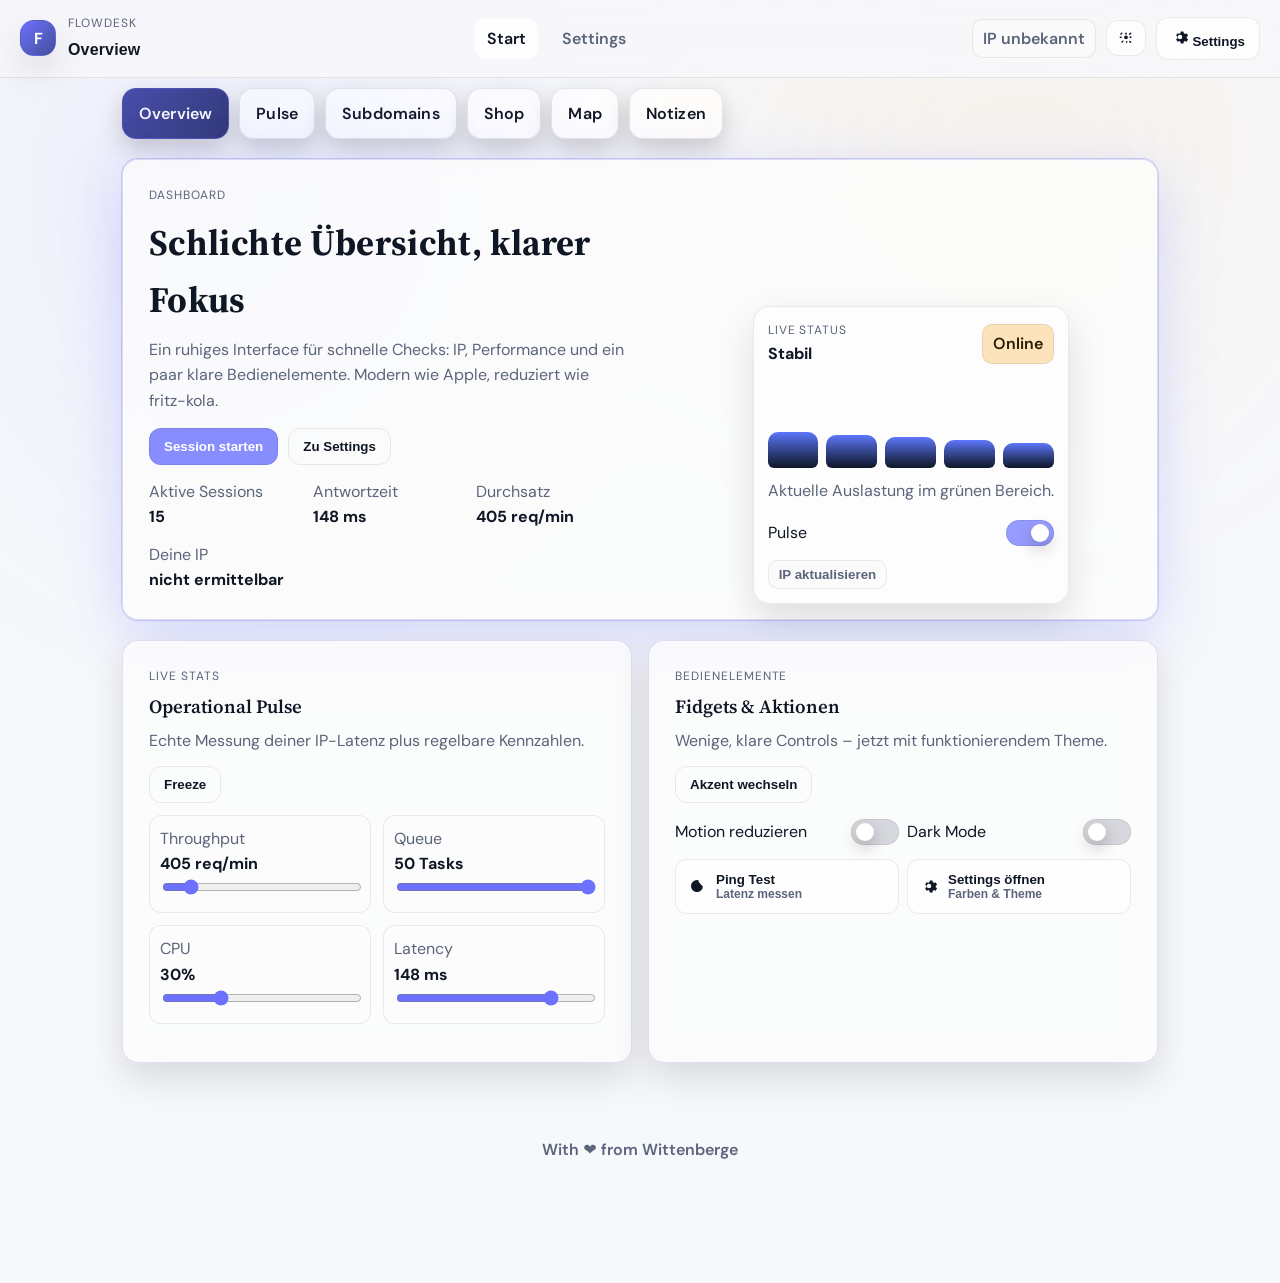
<file: index.html>
<!DOCTYPE html>
<html lang="de">
  <head>
    <meta charset="UTF-8" />
    <meta name="viewport" content="width=device-width, initial-scale=1.0" />
    <title>Flowdesk – Übersicht</title>
    <link rel="preconnect" href="https://fonts.googleapis.com" />
    <link rel="preconnect" href="https://fonts.gstatic.com" crossorigin />
    <link
      href="https://fonts.googleapis.com/css2?family=DM+Sans:wght@400;500;600;700&family=Source+Serif+4:wght@600&display=swap"
      rel="stylesheet"
    />
    <link rel="stylesheet" href="styles.css" />
  </head>
  <body>
    <div class="background-glow"></div>
    <header class="topbar classic">
      <div class="brand classic">
        <div class="brand-icon">F</div>
        <div>
          <p class="eyebrow">Flowdesk</p>
          <strong class="brand-title">Overview</strong>
        </div>
      </div>
      <nav class="nav-links">
        <a class="active" href="./index.html">Start</a>
        <a href="https://christhscrde-blip.github.io/symmetrical-bassoon/settings">Settings</a>
      </nav>
      <div class="top-actions">
        <span class="chip subtle" id="ip-chip">IP wird geladen …</span>
        <button class="icon-btn" id="theme-toggle" aria-label="Theme wechseln">
          <svg class="icon-svg sun" viewBox="0 0 24 24" aria-hidden="true">
            <path
              d="M12 4.5a1 1 0 0 1 1 1v1.05a1 1 0 1 1-2 0V5.5a1 1 0 0 1 1-1Zm0 9a2.5 2.5 0 1 0 0-5 2.5 2.5 0 0 0 0 5Zm7.5-2.5a1 1 0 0 1-1 1h-1.05a1 1 0 1 1 0-2H18.5a1 1 0 0 1 1 1Zm-6.5 8a1 1 0 0 1-1-1v-1.05a1 1 0 1 1 2 0V17a1 1 0 0 1-1 1Zm-6.5-8a1 1 0 0 1-1 1H4.45a1 1 0 1 1 0-2H5.5a1 1 0 0 1 1 1Zm9.9-4.95 1.05-1.05a1 1 0 1 1 1.4 1.42l-1.04 1.03a1 1 0 1 1-1.41-1.4Zm2.45 10.9a1 1 0 0 1-1.4 1.41l-1.05-1.05a1 1 0 0 1 1.41-1.4l1.04 1.04ZM6.05 7.37a1 1 0 1 1-1.4-1.41l1.04-1.04a1 1 0 0 1 1.41 1.4L6.05 7.37Zm0 9.26 1.05-1.05a1 1 0 0 1 1.41 1.41l-1.04 1.04a1 1 0 1 1-1.42-1.4Z"
            />
          </svg>
          <svg class="icon-svg moon" viewBox="0 0 24 24" aria-hidden="true">
            <path d="M20 14.5A8.5 8.5 0 0 1 9.5 4 7.5 7.5 0 1 0 20 14.5Z" />
          </svg>
        </button>
        <button class="primary ghost" id="quick-settings">
          <svg class="icon-svg" viewBox="0 0 24 24" aria-hidden="true">
            <path
              d="M12 9a3 3 0 1 1 0 6 3 3 0 0 1 0-6Zm9 3.75a7.8 7.8 0 0 0-.06-.98l1.53-1.2a.5.5 0 0 0 .12-.63l-1.45-2.5a.5.5 0 0 0-.6-.22l-1.8.73a7.8 7.8 0 0 0-1.7-.98l-.27-1.9a.5.5 0 0 0-.5-.42h-2.9a.5.5 0 0 0-.5.42l-.27 1.9c-.6.23-1.17.54-1.7.9l-1.8-.76a.5.5 0 0 0-.6.22l-1.45 2.5a.5.5 0 0 0 .12.63l1.53 1.2a7.8 7.8 0 0 0 0 1.96l-1.53 1.2a.5.5 0 0 0-.12.63l1.45 2.5a.5.5 0 0 0 .6.22l1.8-.76c.53.36 1.1.67 1.7.9l.27 1.9a.5.5 0 0 0 .5.42h2.9a.5.5 0 0 0 .5-.42l.27-1.9c.6-.23 1.17-.54 1.7-.9l1.8.76a.5.5 0 0 0 .6-.22l1.45-2.5a.5.5 0 0 0-.12-.63l-1.53-1.2c.04-.32.06-.65.06-.98Z"
            />
          </svg>
          Settings
        </button>
      </div>
    </header>

    <nav class="pill-nav" role="tablist">
      <a class="pill active" href="./index.html">Overview</a>
      <a class="pill" href="./pulse.html">Pulse</a>
      <a class="pill" href="./subdomains.html">Subdomains</a>
      <a class="pill" href="./shop.html">Shop</a>
      <a class="pill" href="./map.html">Map</a>
      <a class="pill" href="./notes.html">Notizen</a>
    </nav>

    <main class="layout">
      <section id="overview" class="hero card classic slide-in">
        <div>
          <p class="eyebrow">Dashboard</p>
          <h1>Schlichte Übersicht, klarer Fokus</h1>
          <p class="muted">
            Ein ruhiges Interface für schnelle Checks: IP, Performance und ein paar klare
            Bedienelemente. Modern wie Apple, reduziert wie fritz-kola.
          </p>
          <div class="hero-actions">
            <button class="primary" id="cta-start">Session starten</button>
            <button class="ghost" id="cta-settings">Zu Settings</button>
          </div>
          <div class="mini-metrics">
            <div>
              <p class="muted">Aktive Sessions</p>
              <strong id="session-counter">14</strong>
            </div>
            <div>
              <p class="muted">Antwortzeit</p>
              <strong id="latency">42 ms</strong>
            </div>
            <div>
              <p class="muted">Durchsatz</p>
              <strong id="throughput">1.2k req/min</strong>
            </div>
            <div>
              <p class="muted">Deine IP</p>
              <strong id="ip-text">–</strong>
            </div>
          </div>
        </div>
        <div class="hero-visual classic-pane">
          <div class="glass-panel classic">
            <div class="panel-heading">
              <div>
                <p class="eyebrow">Live Status</p>
                <strong id="status-label">Stabil</strong>
              </div>
              <span class="chip status" id="status-chip">Online</span>
            </div>
            <div class="graph tight" id="sparkline">
              <div class="bar"></div>
              <div class="bar"></div>
              <div class="bar"></div>
              <div class="bar"></div>
              <div class="bar"></div>
            </div>
            <p class="muted" id="subdomain-note">Aktuelle Auslastung im grünen Bereich.</p>
            <div class="fidget-row">
              <label class="switch-row">
                <span>Pulse</span>
                <label class="switch">
                  <input type="checkbox" id="pulse-toggle" />
                  <span class="slider"></span>
                </label>
              </label>
              <button class="chip subtle" id="refresh-ip">IP aktualisieren</button>
            </div>
          </div>
        </div>
      </section>

      <section id="pulse" class="grid two-col">
        <article class="card classic slide-in">
          <div class="section-header">
            <div>
              <p class="eyebrow">Live Stats</p>
              <h3>Operational Pulse</h3>
              <p class="muted">Echte Messung deiner IP-Latenz plus regelbare Kennzahlen.</p>
            </div>
            <button class="ghost" id="freeze-stats">Freeze</button>
          </div>
          <div class="stats-grid">
            <div class="stat-block">
              <p class="muted">Throughput</p>
              <strong id="throughput-live">1.2k req/min</strong>
              <div class="dial">
                <input type="range" min="200" max="2000" value="1200" id="throughput-slider" />
              </div>
            </div>
            <div class="stat-block">
              <p class="muted">Queue</p>
              <strong id="queue">12 Tasks</strong>
              <div class="dial">
                <input type="range" min="0" max="50" value="12" id="queue-slider" />
              </div>
            </div>
            <div class="stat-block">
              <p class="muted">CPU</p>
              <strong id="cpu">38%</strong>
              <div class="dial">
                <input type="range" min="5" max="95" value="38" id="cpu-slider" />
              </div>
            </div>
            <div class="stat-block">
              <p class="muted">Latency</p>
              <strong id="latency-live">52 ms</strong>
              <div class="dial">
                <input type="range" min="20" max="180" value="52" id="latency-slider" />
              </div>
            </div>
          </div>
        </article>

        <article class="card classic slide-in">
          <div class="section-header">
            <div>
              <p class="eyebrow">Bedienelemente</p>
              <h3>Fidgets & Aktionen</h3>
              <p class="muted">Wenige, klare Controls – jetzt mit funktionierendem Theme.</p>
            </div>
            <button class="ghost" id="accent-random">Akzent wechseln</button>
          </div>
          <div class="fidget-grid">
            <label class="switch-row">
              <span>Motion reduzieren</span>
              <label class="switch">
                <input type="checkbox" id="motion-toggle" />
                <span class="slider"></span>
              </label>
            </label>
            <label class="switch-row">
              <span>Dark Mode</span>
              <label class="switch">
                <input type="checkbox" id="dark-mode-toggle" />
                <span class="slider"></span>
              </label>
            </label>
            <button class="action-btn minimal" id="ping-test">
              <svg class="icon-svg" viewBox="0 0 24 24" aria-hidden="true">
                <path d="M12 4v4l3-3m-3-1a8 8 0 1 0 7.9 9" />
              </svg>
              <div>
                <strong>Ping Test</strong>
                <p class="muted small">Latenz messen</p>
              </div>
            </button>
            <button class="action-btn minimal" id="open-settings">
              <svg class="icon-svg" viewBox="0 0 24 24" aria-hidden="true">
                <path
                  d="M12 9a3 3 0 1 1 0 6 3 3 0 0 1 0-6Zm9 3.75a7.8 7.8 0 0 0-.06-.98l1.53-1.2a.5.5 0 0 0 .12-.63l-1.45-2.5a.5.5 0 0 0-.6-.22l-1.8.73a7.8 7.8 0 0 0-1.7-.98l-.27-1.9a.5.5 0 0 0-.5-.42h-2.9a.5.5 0 0 0-.5.42l-.27 1.9c-.6.23-1.17.54-1.7.9l-1.8-.76a.5.5 0 0 0-.6.22l-1.45 2.5a.5.5 0 0 0 .12.63l1.53 1.2a7.8 7.8 0 0 0 0 1.96l-1.53 1.2a.5.5 0 0 0-.12.63l1.45 2.5a.5.5 0 0 0 .6.22l1.8-.76c.53.36 1.1.67 1.7.9l.27 1.9a.5.5 0 0 0 .5.42h2.9a.5.5 0 0 0 .5-.42l.27-1.9c.6-.23 1.17-.54 1.7-.9l1.8.76a.5.5 0 0 0 .6-.22l1.45-2.5a.5.5 0 0 0-.12-.63l-1.53-1.2c.04-.32.06-.65.06-.98Z"
                />
              </svg>
              <div>
                <strong>Settings öffnen</strong>
                <p class="muted small">Farben & Theme</p>
              </div>
            </button>
          </div>
        </article>
      </section>
    </main>

    <footer class="footer">
      <p>With ❤️ from Wittenberge</p>
    </footer>
    <script src="script.js"></script>
  </body>
</html>
</file>
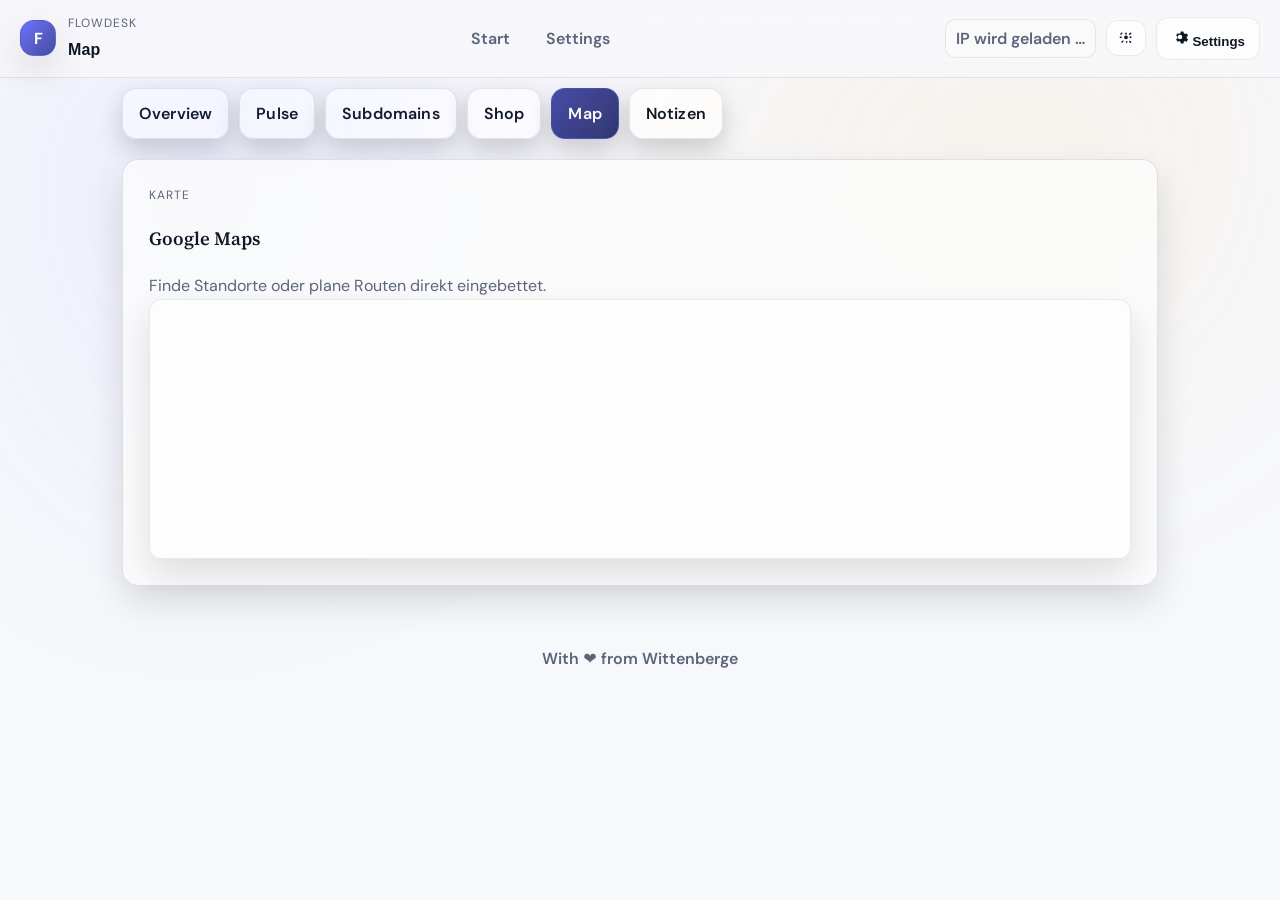
<file: map.html>
<!DOCTYPE html>
<html lang="de">
  <head>
    <meta charset="UTF-8" />
    <meta name="viewport" content="width=device-width, initial-scale=1.0" />
    <title>Flowdesk – Map</title>
    <link rel="preconnect" href="https://fonts.googleapis.com" />
    <link rel="preconnect" href="https://fonts.gstatic.com" crossorigin />
    <link
      href="https://fonts.googleapis.com/css2?family=DM+Sans:wght@400;500;600;700&family=Source+Serif+4:wght@600&display=swap"
      rel="stylesheet"
    />
    <link rel="stylesheet" href="styles.css" />
  </head>
  <body>
    <div class="background-glow"></div>
    <header class="topbar classic">
      <div class="brand classic">
        <div class="brand-icon">F</div>
        <div>
          <p class="eyebrow">Flowdesk</p>
          <strong class="brand-title">Map</strong>
        </div>
      </div>
      <nav class="nav-links">
        <a href="./index.html">Start</a>
        <a href="https://christhscrde-blip.github.io/symmetrical-bassoon/settings">Settings</a>
      </nav>
      <div class="top-actions">
        <span class="chip subtle" id="ip-chip">IP wird geladen …</span>
        <button class="icon-btn" id="theme-toggle" aria-label="Theme wechseln">
          <svg class="icon-svg sun" viewBox="0 0 24 24" aria-hidden="true">
            <path
              d="M12 4.5a1 1 0 0 1 1 1v1.05a1 1 0 1 1-2 0V5.5a1 1 0 0 1 1-1Zm0 9a2.5 2.5 0 1 0 0-5 2.5 2.5 0 0 0 0 5Zm7.5-2.5a1 1 0 0 1-1 1h-1.05a1 1 0 1 1 0-2H18.5a1 1 0 0 1 1 1Zm-6.5 8a1 1 0 0 1-1-1v-1.05a1 1 0 1 1 2 0V17a1 1 0 0 1-1 1Zm-6.5-8a1 1 0 0 1-1 1H4.45a1 1 0 1 1 0-2H5.5a1 1 0 0 1 1 1Zm9.9-4.95 1.05-1.05a1 1 0 1 1 1.4 1.42l-1.04 1.03a1 1 0 1 1-1.41-1.4Zm2.45 10.9a1 1 0 0 1-1.4 1.41l-1.05-1.05a1 1 0 0 1 1.41-1.4l1.04 1.04ZM6.05 7.37a1 1 0 1 1-1.4-1.41l1.04-1.04a1 1 0 0 1 1.41 1.4L6.05 7.37Zm0 9.26 1.05-1.05a1 1 0 0 1 1.41 1.41l-1.04 1.04a1 1 0 1 1-1.42-1.4Z"
            />
          </svg>
          <svg class="icon-svg moon" viewBox="0 0 24 24" aria-hidden="true">
            <path d="M20 14.5A8.5 8.5 0 0 1 9.5 4 7.5 7.5 0 1 0 20 14.5Z" />
          </svg>
        </button>
        <button class="primary ghost" id="quick-settings">
          <svg class="icon-svg" viewBox="0 0 24 24" aria-hidden="true">
            <path
              d="M12 9a3 3 0 1 1 0 6 3 3 0 0 1 0-6Zm9 3.75a7.8 7.8 0 0 0-.06-.98l1.53-1.2a.5.5 0 0 0 .12-.63l-1.45-2.5a.5.5 0 0 0-.6-.22l-1.8.73a7.8 7.8 0 0 0-1.7-.98l-.27-1.9a.5.5 0 0 0-.5-.42h-2.9a.5.5 0 0 0-.5.42l-.27 1.9c-.6.23-1.17.54-1.7.9l-1.8-.76a.5.5 0 0 0-.6.22l-1.45 2.5a.5.5 0 0 0 .12.63l1.53 1.2a7.8 7.8 0 0 0 0 1.96l-1.53 1.2a.5.5 0 0 0-.12.63l1.45 2.5a.5.5 0 0 0 .6.22l1.8-.76c.53.36 1.1.67 1.7.9l.27 1.9a.5.5 0 0 0 .5.42h2.9a.5.5 0 0 0 .5-.42l.27-1.9c.6-.23 1.17-.54 1.7-.9l1.8.76a.5.5 0 0 0 .6-.22l1.45-2.5a.5.5 0 0 0-.12-.63l-1.53-1.2c.04-.32.06-.65.06-.98Z"
            />
          </svg>
          Settings
        </button>
      </div>
    </header>

    <nav class="pill-nav" role="tablist">
      <a class="pill" href="./index.html">Overview</a>
      <a class="pill" href="./pulse.html">Pulse</a>
      <a class="pill" href="./subdomains.html">Subdomains</a>
      <a class="pill" href="./shop.html">Shop</a>
      <a class="pill active" href="./map.html">Map</a>
      <a class="pill" href="./notes.html">Notizen</a>
    </nav>

    <main class="layout">
      <section class="card classic slide-in">
        <p class="eyebrow">Karte</p>
        <h3>Google Maps</h3>
        <p class="muted">Finde Standorte oder plane Routen direkt eingebettet.</p>
        <div class="map-frame">
          <iframe
            title="Google Maps Wittenberge"
            src="https://www.google.com/maps/embed?pb=!1m18!1m12!1m3!1d2407.410661893091!2d11.7405!3d52.9967!2m3!1f0!2f0!3f0!3m2!1i1024!2i768!4f13.1!3m3!1m2!1s0x47ac1d7a2cc1c5f9%3A0x6f5e60ef749acd7c!2sWittenberge!5e0!3m2!1sde!2sde!4v1700000000000!5m2!1sde!2sde"
            allowfullscreen=""
            loading="lazy"
            referrerpolicy="no-referrer-when-downgrade"
          ></iframe>
        </div>
      </section>
    </main>

    <footer class="footer">
      <p>With ❤️ from Wittenberge</p>
    </footer>
    <script src="script.js"></script>
  </body>
</html>
</file>
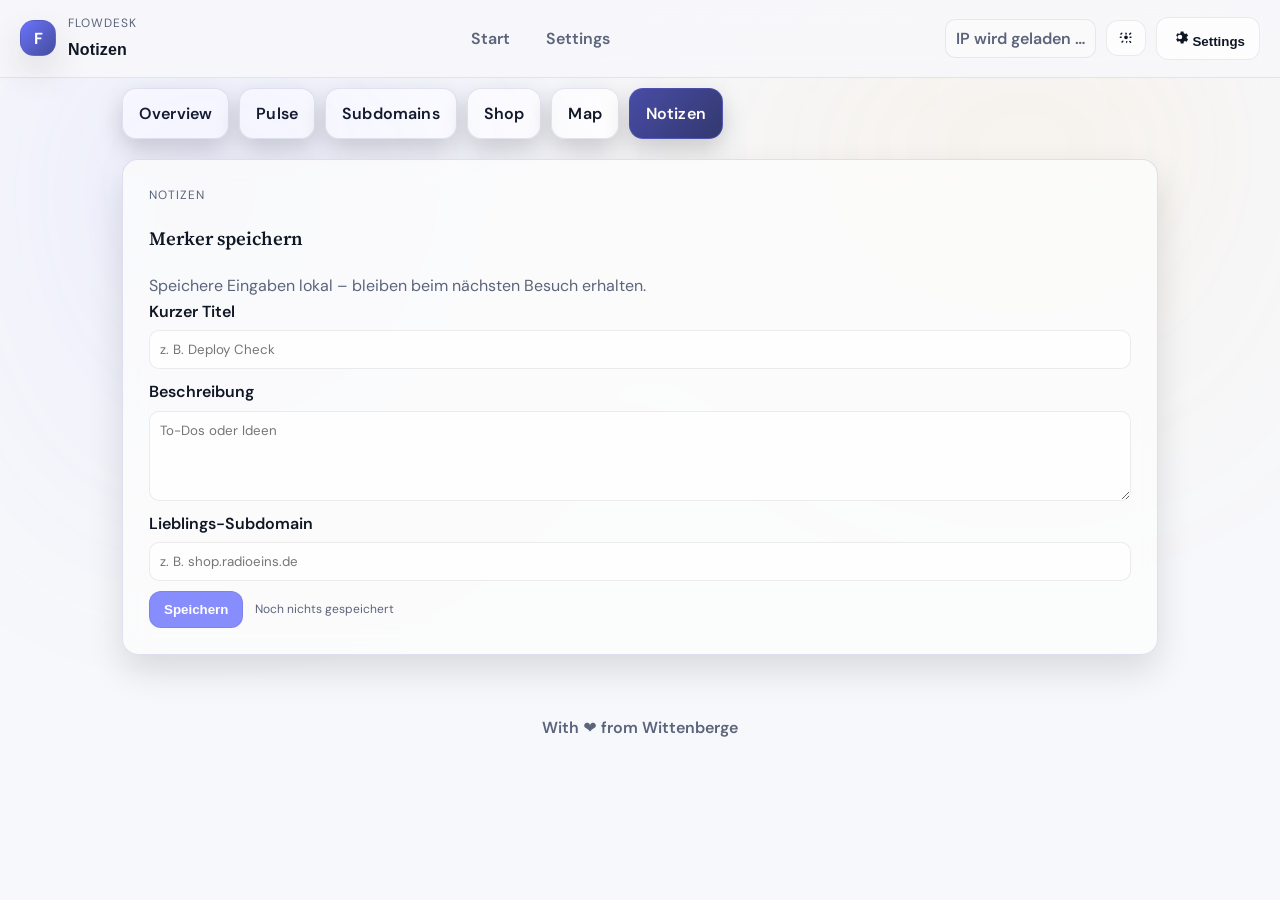
<file: notes.html>
<!DOCTYPE html>
<html lang="de">
  <head>
    <meta charset="UTF-8" />
    <meta name="viewport" content="width=device-width, initial-scale=1.0" />
    <title>Flowdesk – Notizen</title>
    <link rel="preconnect" href="https://fonts.googleapis.com" />
    <link rel="preconnect" href="https://fonts.gstatic.com" crossorigin />
    <link
      href="https://fonts.googleapis.com/css2?family=DM+Sans:wght@400;500;600;700&family=Source+Serif+4:wght@600&display=swap"
      rel="stylesheet"
    />
    <link rel="stylesheet" href="styles.css" />
  </head>
  <body>
    <div class="background-glow"></div>
    <header class="topbar classic">
      <div class="brand classic">
        <div class="brand-icon">F</div>
        <div>
          <p class="eyebrow">Flowdesk</p>
          <strong class="brand-title">Notizen</strong>
        </div>
      </div>
      <nav class="nav-links">
        <a href="./index.html">Start</a>
        <a href="https://christhscrde-blip.github.io/symmetrical-bassoon/settings">Settings</a>
      </nav>
      <div class="top-actions">
        <span class="chip subtle" id="ip-chip">IP wird geladen …</span>
        <button class="icon-btn" id="theme-toggle" aria-label="Theme wechseln">
          <svg class="icon-svg sun" viewBox="0 0 24 24" aria-hidden="true">
            <path
              d="M12 4.5a1 1 0 0 1 1 1v1.05a1 1 0 1 1-2 0V5.5a1 1 0 0 1 1-1Zm0 9a2.5 2.5 0 1 0 0-5 2.5 2.5 0 0 0 0 5Zm7.5-2.5a1 1 0 0 1-1 1h-1.05a1 1 0 1 1 0-2H18.5a1 1 0 0 1 1 1Zm-6.5 8a1 1 0 0 1-1-1v-1.05a1 1 0 1 1 2 0V17a1 1 0 0 1-1 1Zm-6.5-8a1 1 0 0 1-1 1H4.45a1 1 0 1 1 0-2H5.5a1 1 0 0 1 1 1Zm9.9-4.95 1.05-1.05a1 1 0 1 1 1.4 1.42l-1.04 1.03a1 1 0 1 1-1.41-1.4Zm2.45 10.9a1 1 0 0 1-1.4 1.41l-1.05-1.05a1 1 0 0 1 1.41-1.4l1.04 1.04ZM6.05 7.37a1 1 0 1 1-1.4-1.41l1.04-1.04a1 1 0 0 1 1.41 1.4L6.05 7.37Zm0 9.26 1.05-1.05a1 1 0 0 1 1.41 1.41l-1.04 1.04a1 1 0 1 1-1.42-1.4Z"
            />
          </svg>
          <svg class="icon-svg moon" viewBox="0 0 24 24" aria-hidden="true">
            <path d="M20 14.5A8.5 8.5 0 0 1 9.5 4 7.5 7.5 0 1 0 20 14.5Z" />
          </svg>
        </button>
        <button class="primary ghost" id="quick-settings">
          <svg class="icon-svg" viewBox="0 0 24 24" aria-hidden="true">
            <path
              d="M12 9a3 3 0 1 1 0 6 3 3 0 0 1 0-6Zm9 3.75a7.8 7.8 0 0 0-.06-.98l1.53-1.2a.5.5 0 0 0 .12-.63l-1.45-2.5a.5.5 0 0 0-.6-.22l-1.8.73a7.8 7.8 0 0 0-1.7-.98l-.27-1.9a.5.5 0 0 0-.5-.42h-2.9a.5.5 0 0 0-.5.42l-.27 1.9c-.6.23-1.17.54-1.7.9l-1.8-.76a.5.5 0 0 0-.6.22l-1.45 2.5a.5.5 0 0 0 .12.63l1.53 1.2a7.8 7.8 0 0 0 0 1.96l-1.53 1.2a.5.5 0 0 0-.12.63l1.45 2.5a.5.5 0 0 0 .6.22l1.8-.76c.53.36 1.1.67 1.7.9l.27 1.9a.5.5 0 0 0 .5.42h2.9a.5.5 0 0 0 .5-.42l.27-1.9c.6-.23 1.17-.54 1.7-.9l1.8.76a.5.5 0 0 0 .6-.22l1.45-2.5a.5.5 0 0 0-.12-.63l-1.53-1.2c.04-.32.06-.65.06-.98Z"
            />
          </svg>
          Settings
        </button>
      </div>
    </header>

    <nav class="pill-nav" role="tablist">
      <a class="pill" href="./index.html">Overview</a>
      <a class="pill" href="./pulse.html">Pulse</a>
      <a class="pill" href="./subdomains.html">Subdomains</a>
      <a class="pill" href="./shop.html">Shop</a>
      <a class="pill" href="./map.html">Map</a>
      <a class="pill active" href="./notes.html">Notizen</a>
    </nav>

    <main class="layout">
      <section class="card classic slide-in">
        <p class="eyebrow">Notizen</p>
        <h3>Merker speichern</h3>
        <p class="muted">Speichere Eingaben lokal – bleiben beim nächsten Besuch erhalten.</p>
        <form id="notes-form" class="notes-form">
          <label>
            Kurzer Titel
            <input type="text" id="note-title" name="noteTitle" placeholder="z. B. Deploy Check" />
          </label>
          <label>
            Beschreibung
            <textarea id="note-body" name="noteBody" rows="4" placeholder="To-Dos oder Ideen"></textarea>
          </label>
          <label>
            Lieblings-Subdomain
            <input type="text" id="note-subdomain" name="noteSubdomain" placeholder="z. B. shop.radioeins.de" />
          </label>
          <div class="notes-actions">
            <button class="primary" type="submit">Speichern</button>
            <span class="muted small" id="note-status">Noch nichts gespeichert</span>
          </div>
        </form>
      </section>
    </main>

    <footer class="footer">
      <p>With ❤️ from Wittenberge</p>
    </footer>
    <script src="script.js"></script>
  </body>
</html>
</file>
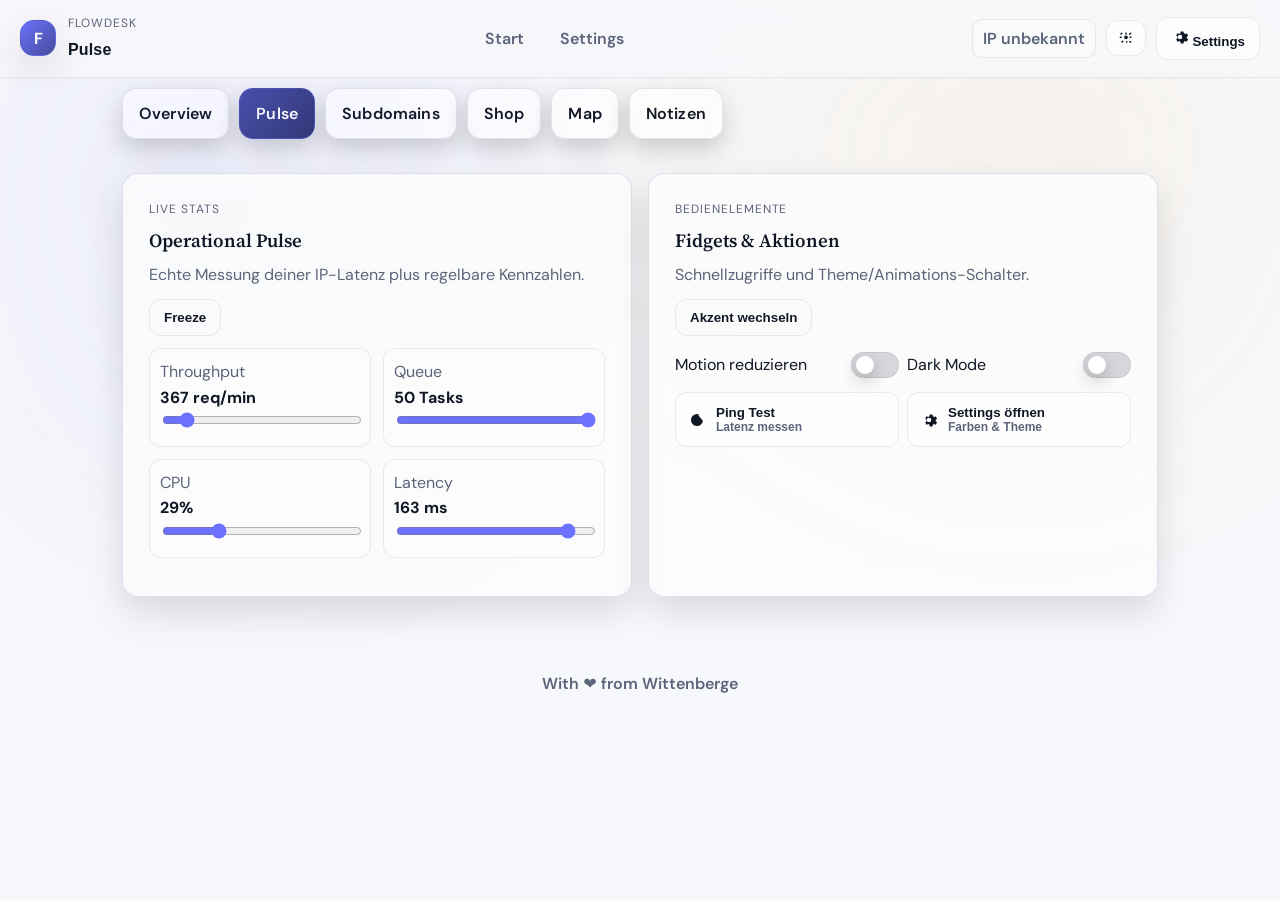
<file: pulse.html>
<!DOCTYPE html>
<html lang="de">
  <head>
    <meta charset="UTF-8" />
    <meta name="viewport" content="width=device-width, initial-scale=1.0" />
    <title>Flowdesk – Pulse</title>
    <link rel="preconnect" href="https://fonts.googleapis.com" />
    <link rel="preconnect" href="https://fonts.gstatic.com" crossorigin />
    <link
      href="https://fonts.googleapis.com/css2?family=DM+Sans:wght@400;500;600;700&family=Source+Serif+4:wght@600&display=swap"
      rel="stylesheet"
    />
    <link rel="stylesheet" href="styles.css" />
  </head>
  <body>
    <div class="background-glow"></div>
    <header class="topbar classic">
      <div class="brand classic">
        <div class="brand-icon">F</div>
        <div>
          <p class="eyebrow">Flowdesk</p>
          <strong class="brand-title">Pulse</strong>
        </div>
      </div>
      <nav class="nav-links">
        <a href="./index.html">Start</a>
        <a href="https://christhscrde-blip.github.io/symmetrical-bassoon/settings">Settings</a>
      </nav>
      <div class="top-actions">
        <span class="chip subtle" id="ip-chip">IP wird geladen …</span>
        <button class="icon-btn" id="theme-toggle" aria-label="Theme wechseln">
          <svg class="icon-svg sun" viewBox="0 0 24 24" aria-hidden="true">
            <path
              d="M12 4.5a1 1 0 0 1 1 1v1.05a1 1 0 1 1-2 0V5.5a1 1 0 0 1 1-1Zm0 9a2.5 2.5 0 1 0 0-5 2.5 2.5 0 0 0 0 5Zm7.5-2.5a1 1 0 0 1-1 1h-1.05a1 1 0 1 1 0-2H18.5a1 1 0 0 1 1 1Zm-6.5 8a1 1 0 0 1-1-1v-1.05a1 1 0 1 1 2 0V17a1 1 0 0 1-1 1Zm-6.5-8a1 1 0 0 1-1 1H4.45a1 1 0 1 1 0-2H5.5a1 1 0 0 1 1 1Zm9.9-4.95 1.05-1.05a1 1 0 1 1 1.4 1.42l-1.04 1.03a1 1 0 1 1-1.41-1.4Zm2.45 10.9a1 1 0 0 1-1.4 1.41l-1.05-1.05a1 1 0 0 1 1.41-1.4l1.04 1.04ZM6.05 7.37a1 1 0 1 1-1.4-1.41l1.04-1.04a1 1 0 0 1 1.41 1.4L6.05 7.37Zm0 9.26 1.05-1.05a1 1 0 0 1 1.41 1.41l-1.04 1.04a1 1 0 1 1-1.42-1.4Z"
            />
          </svg>
          <svg class="icon-svg moon" viewBox="0 0 24 24" aria-hidden="true">
            <path d="M20 14.5A8.5 8.5 0 0 1 9.5 4 7.5 7.5 0 1 0 20 14.5Z" />
          </svg>
        </button>
        <button class="primary ghost" id="quick-settings">
          <svg class="icon-svg" viewBox="0 0 24 24" aria-hidden="true">
            <path
              d="M12 9a3 3 0 1 1 0 6 3 3 0 0 1 0-6Zm9 3.75a7.8 7.8 0 0 0-.06-.98l1.53-1.2a.5.5 0 0 0 .12-.63l-1.45-2.5a.5.5 0 0 0-.6-.22l-1.8.73a7.8 7.8 0 0 0-1.7-.98l-.27-1.9a.5.5 0 0 0-.5-.42h-2.9a.5.5 0 0 0-.5.42l-.27 1.9c-.6.23-1.17.54-1.7.9l-1.8-.76a.5.5 0 0 0-.6.22l-1.45 2.5a.5.5 0 0 0 .12.63l1.53 1.2a7.8 7.8 0 0 0 0 1.96l-1.53 1.2a.5.5 0 0 0-.12.63l1.45 2.5a.5.5 0 0 0 .6.22l1.8-.76c.53.36 1.1.67 1.7.9l.27 1.9a.5.5 0 0 0 .5.42h2.9a.5.5 0 0 0 .5-.42l.27-1.9c.6-.23 1.17-.54 1.7-.9l1.8.76a.5.5 0 0 0 .6-.22l1.45-2.5a.5.5 0 0 0-.12-.63l-1.53-1.2c.04-.32.06-.65.06-.98Z"
            />
          </svg>
          Settings
        </button>
      </div>
    </header>

    <nav class="pill-nav" role="tablist">
      <a class="pill" href="./index.html">Overview</a>
      <a class="pill active" href="./pulse.html">Pulse</a>
      <a class="pill" href="./subdomains.html">Subdomains</a>
      <a class="pill" href="./shop.html">Shop</a>
      <a class="pill" href="./map.html">Map</a>
      <a class="pill" href="./notes.html">Notizen</a>
    </nav>

    <main class="layout">
      <section class="grid two-col">
        <article class="card classic slide-in">
          <div class="section-header">
            <div>
              <p class="eyebrow">Live Stats</p>
              <h3>Operational Pulse</h3>
              <p class="muted">Echte Messung deiner IP-Latenz plus regelbare Kennzahlen.</p>
            </div>
            <button class="ghost" id="freeze-stats">Freeze</button>
          </div>
          <div class="stats-grid">
            <div class="stat-block">
              <p class="muted">Throughput</p>
              <strong id="throughput-live">1.2k req/min</strong>
              <div class="dial">
                <input type="range" min="200" max="2000" value="1200" id="throughput-slider" />
              </div>
            </div>
            <div class="stat-block">
              <p class="muted">Queue</p>
              <strong id="queue">12 Tasks</strong>
              <div class="dial">
                <input type="range" min="0" max="50" value="12" id="queue-slider" />
              </div>
            </div>
            <div class="stat-block">
              <p class="muted">CPU</p>
              <strong id="cpu">38%</strong>
              <div class="dial">
                <input type="range" min="5" max="95" value="38" id="cpu-slider" />
              </div>
            </div>
            <div class="stat-block">
              <p class="muted">Latency</p>
              <strong id="latency-live">52 ms</strong>
              <div class="dial">
                <input type="range" min="20" max="180" value="52" id="latency-slider" />
              </div>
            </div>
          </div>
        </article>

        <article class="card classic slide-in">
          <div class="section-header">
            <div>
              <p class="eyebrow">Bedienelemente</p>
              <h3>Fidgets & Aktionen</h3>
              <p class="muted">Schnellzugriffe und Theme/Animations-Schalter.</p>
            </div>
            <button class="ghost" id="accent-random">Akzent wechseln</button>
          </div>
          <div class="fidget-grid">
            <label class="switch-row">
              <span>Motion reduzieren</span>
              <label class="switch">
                <input type="checkbox" id="motion-toggle" />
                <span class="slider"></span>
              </label>
            </label>
            <label class="switch-row">
              <span>Dark Mode</span>
              <label class="switch">
                <input type="checkbox" id="dark-mode-toggle" />
                <span class="slider"></span>
              </label>
            </label>
            <button class="action-btn minimal" id="ping-test">
              <svg class="icon-svg" viewBox="0 0 24 24" aria-hidden="true">
                <path d="M12 4v4l3-3m-3-1a8 8 0 1 0 7.9 9" />
              </svg>
              <div>
                <strong>Ping Test</strong>
                <p class="muted small">Latenz messen</p>
              </div>
            </button>
            <button class="action-btn minimal" id="open-settings">
              <svg class="icon-svg" viewBox="0 0 24 24" aria-hidden="true">
                <path
                  d="M12 9a3 3 0 1 1 0 6 3 3 0 0 1 0-6Zm9 3.75a7.8 7.8 0 0 0-.06-.98l1.53-1.2a.5.5 0 0 0 .12-.63l-1.45-2.5a.5.5 0 0 0-.6-.22l-1.8.73a7.8 7.8 0 0 0-1.7-.98l-.27-1.9a.5.5 0 0 0-.5-.42h-2.9a.5.5 0 0 0-.5.42l-.27 1.9c-.6.23-1.17.54-1.7.9l-1.8-.76a.5.5 0 0 0-.6.22l-1.45 2.5a.5.5 0 0 0 .12.63l1.53 1.2a7.8 7.8 0 0 0 0 1.96l-1.53 1.2a.5.5 0 0 0-.12.63l1.45 2.5a.5.5 0 0 0 .6.22l1.8-.76c.53.36 1.1.67 1.7.9l.27 1.9a.5.5 0 0 0 .5.42h2.9a.5.5 0 0 0 .5-.42l.27-1.9c.6-.23 1.17-.54 1.7-.9l1.8.76a.5.5 0 0 0 .6-.22l1.45-2.5a.5.5 0 0 0-.12-.63l-1.53-1.2c.04-.32.06-.65.06-.98Z"
                />
              </svg>
              <div>
                <strong>Settings öffnen</strong>
                <p class="muted small">Farben & Theme</p>
              </div>
            </button>
          </div>
        </article>
      </section>
    </main>

    <footer class="footer">
      <p>With ❤️ from Wittenberge</p>
    </footer>
    <script src="script.js"></script>
  </body>
</html>
</file>
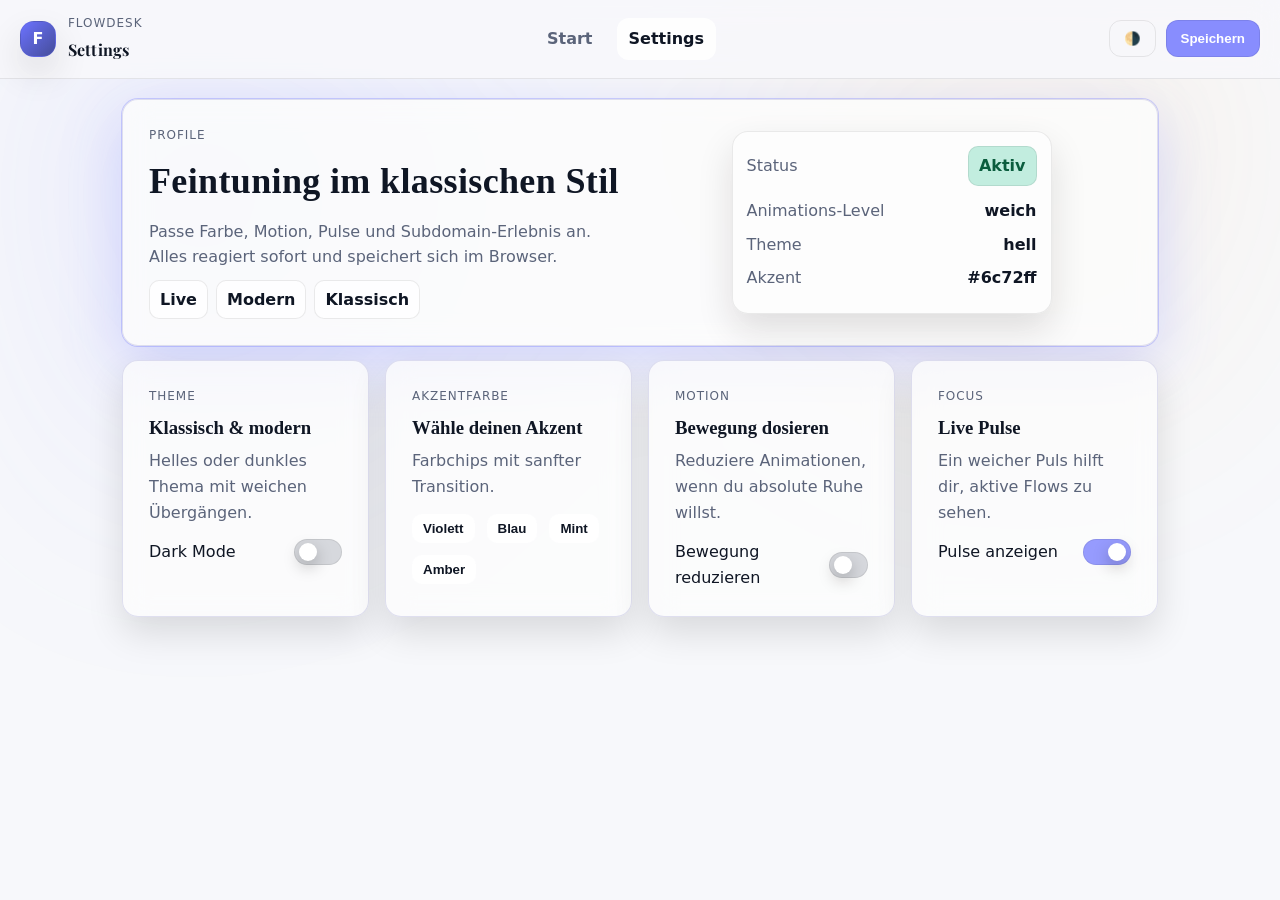
<file: settings.html>
<!DOCTYPE html>
<html lang="de">
  <head>
    <meta charset="UTF-8" />
    <meta name="viewport" content="width=device-width, initial-scale=1.0" />
    <title>Flowdesk – Settings</title>
    <link rel="preconnect" href="https://fonts.googleapis.com" />
    <link rel="preconnect" href="https://fonts.gstatic.com" crossorigin />
    <link
      href="https://fonts.googleapis.com/css2?family=Inter:wght@400;500;600;700&family=Playfair+Display:wght@600&display=swap"
      rel="stylesheet"
    />
    <link rel="stylesheet" href="styles.css" />
  </head>
  <body>
    <div class="background-glow"></div>
    <header class="topbar classic">
      <div class="brand classic">
        <div class="brand-icon">F</div>
        <div>
          <p class="eyebrow">Flowdesk</p>
          <strong class="brand-title">Settings</strong>
        </div>
      </div>
      <nav class="nav-links">
        <a href="./index.html">Start</a>
        <a class="active" href="./settings.html">Settings</a>
      </nav>
      <div class="top-actions">
        <button class="ghost" id="theme-toggle" aria-label="Theme wechseln">
          🌗
        </button>
        <button class="primary">Speichern</button>
      </div>
    </header>

    <main class="layout">
      <section class="hero card classic slim">
        <div>
          <p class="eyebrow">Profile</p>
          <h1>Feintuning im klassischen Stil</h1>
          <p class="muted">
            Passe Farbe, Motion, Pulse und Subdomain-Erlebnis an. Alles reagiert sofort und
            speichert sich im Browser.
          </p>
          <div class="pill-row">
            <span class="chip">Live</span>
            <span class="chip">Modern</span>
            <span class="chip">Klassisch</span>
          </div>
        </div>
        <div class="hero-visual">
          <div class="glass-panel stats classic">
            <div class="panel-heading">
              <p class="muted">Status</p>
              <span class="chip success">Aktiv</span>
            </div>
            <div class="stat-row">
              <p class="muted">Animations-Level</p>
              <strong id="stat-motion">weich</strong>
            </div>
            <div class="stat-row">
              <p class="muted">Theme</p>
              <strong id="stat-theme">hell</strong>
            </div>
            <div class="stat-row">
              <p class="muted">Akzent</p>
              <strong id="stat-accent">#7c3aed</strong>
            </div>
          </div>
        </div>
      </section>

      <section class="grid settings-grid">
        <article class="card classic">
          <p class="eyebrow">Theme</p>
          <h3>Klassisch & modern</h3>
          <p class="muted">Helles oder dunkles Thema mit weichen Übergängen.</p>
          <div class="toggle-row">
            <span>Dark Mode</span>
            <label class="switch">
              <input type="checkbox" id="dark-mode-toggle" />
              <span class="slider"></span>
            </label>
          </div>
        </article>

        <article class="card classic">
          <p class="eyebrow">Akzentfarbe</p>
          <h3>Wähle deinen Akzent</h3>
          <p class="muted">Farbchips mit sanfter Transition.</p>
          <div class="accent-row" id="accent-options">
            <button class="chip accent" data-accent="#7c3aed">Violett</button>
            <button class="chip accent" data-accent="#2563eb">Blau</button>
            <button class="chip accent" data-accent="#10b981">Mint</button>
            <button class="chip accent" data-accent="#f59e0b">Amber</button>
          </div>
        </article>

        <article class="card classic">
          <p class="eyebrow">Motion</p>
          <h3>Bewegung dosieren</h3>
          <p class="muted">Reduziere Animationen, wenn du absolute Ruhe willst.</p>
          <div class="toggle-row">
            <span>Bewegung reduzieren</span>
            <label class="switch">
              <input type="checkbox" id="motion-toggle" />
              <span class="slider"></span>
            </label>
          </div>
        </article>

        <article class="card classic">
          <p class="eyebrow">Focus</p>
          <h3>Live Pulse</h3>
          <p class="muted">Ein weicher Puls hilft dir, aktive Flows zu sehen.</p>
          <div class="toggle-row">
            <span>Pulse anzeigen</span>
            <label class="switch">
              <input type="checkbox" id="pulse-pref" />
              <span class="slider"></span>
            </label>
          </div>
        </article>
      </section>
    </main>

    <script src="script.js"></script>
  </body>
</html>
</file>
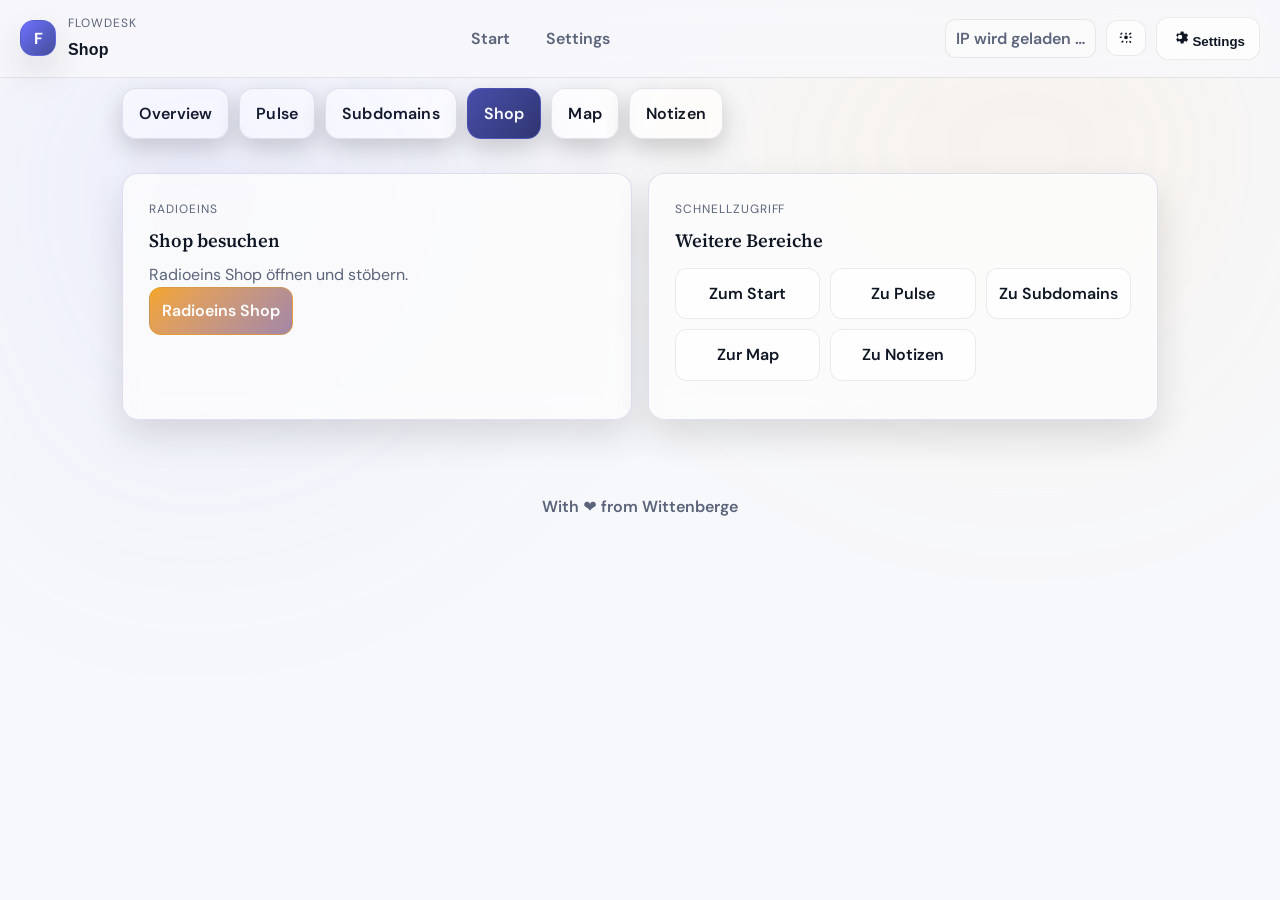
<file: shop.html>
<!DOCTYPE html>
<html lang="de">
  <head>
    <meta charset="UTF-8" />
    <meta name="viewport" content="width=device-width, initial-scale=1.0" />
    <title>Flowdesk – Shop</title>
    <link rel="preconnect" href="https://fonts.googleapis.com" />
    <link rel="preconnect" href="https://fonts.gstatic.com" crossorigin />
    <link
      href="https://fonts.googleapis.com/css2?family=DM+Sans:wght@400;500;600;700&family=Source+Serif+4:wght@600&display=swap"
      rel="stylesheet"
    />
    <link rel="stylesheet" href="styles.css" />
  </head>
  <body>
    <div class="background-glow"></div>
    <header class="topbar classic">
      <div class="brand classic">
        <div class="brand-icon">F</div>
        <div>
          <p class="eyebrow">Flowdesk</p>
          <strong class="brand-title">Shop</strong>
        </div>
      </div>
      <nav class="nav-links">
        <a href="./index.html">Start</a>
        <a href="https://christhscrde-blip.github.io/symmetrical-bassoon/settings">Settings</a>
      </nav>
      <div class="top-actions">
        <span class="chip subtle" id="ip-chip">IP wird geladen …</span>
        <button class="icon-btn" id="theme-toggle" aria-label="Theme wechseln">
          <svg class="icon-svg sun" viewBox="0 0 24 24" aria-hidden="true">
            <path
              d="M12 4.5a1 1 0 0 1 1 1v1.05a1 1 0 1 1-2 0V5.5a1 1 0 0 1 1-1Zm0 9a2.5 2.5 0 1 0 0-5 2.5 2.5 0 0 0 0 5Zm7.5-2.5a1 1 0 0 1-1 1h-1.05a1 1 0 1 1 0-2H18.5a1 1 0 0 1 1 1Zm-6.5 8a1 1 0 0 1-1-1v-1.05a1 1 0 1 1 2 0V17a1 1 0 0 1-1 1Zm-6.5-8a1 1 0 0 1-1 1H4.45a1 1 0 1 1 0-2H5.5a1 1 0 0 1 1 1Zm9.9-4.95 1.05-1.05a1 1 0 1 1 1.4 1.42l-1.04 1.03a1 1 0 1 1-1.41-1.4Zm2.45 10.9a1 1 0 0 1-1.4 1.41l-1.05-1.05a1 1 0 0 1 1.41-1.4l1.04 1.04ZM6.05 7.37a1 1 0 1 1-1.4-1.41l1.04-1.04a1 1 0 0 1 1.41 1.4L6.05 7.37Zm0 9.26 1.05-1.05a1 1 0 0 1 1.41 1.41l-1.04 1.04a1 1 0 1 1-1.42-1.4Z"
            />
          </svg>
          <svg class="icon-svg moon" viewBox="0 0 24 24" aria-hidden="true">
            <path d="M20 14.5A8.5 8.5 0 0 1 9.5 4 7.5 7.5 0 1 0 20 14.5Z" />
          </svg>
        </button>
        <button class="primary ghost" id="quick-settings">
          <svg class="icon-svg" viewBox="0 0 24 24" aria-hidden="true">
            <path
              d="M12 9a3 3 0 1 1 0 6 3 3 0 0 1 0-6Zm9 3.75a7.8 7.8 0 0 0-.06-.98l1.53-1.2a.5.5 0 0 0 .12-.63l-1.45-2.5a.5.5 0 0 0-.6-.22l-1.8.73a7.8 7.8 0 0 0-1.7-.98l-.27-1.9a.5.5 0 0 0-.5-.42h-2.9a.5.5 0 0 0-.5.42l-.27 1.9c-.6.23-1.17.54-1.7.9l-1.8-.76a.5.5 0 0 0-.6.22l-1.45 2.5a.5.5 0 0 0 .12.63l1.53 1.2a7.8 7.8 0 0 0 0 1.96l-1.53 1.2a.5.5 0 0 0-.12.63l1.45 2.5a.5.5 0 0 0 .6.22l1.8-.76c.53.36 1.1.67 1.7.9l.27 1.9a.5.5 0 0 0 .5.42h2.9a.5.5 0 0 0 .5-.42l.27-1.9c.6-.23 1.17-.54 1.7-.9l1.8.76a.5.5 0 0 0 .6-.22l1.45-2.5a.5.5 0 0 0-.12-.63l-1.53-1.2c.04-.32.06-.65.06-.98Z"
            />
          </svg>
          Settings
        </button>
      </div>
    </header>

    <nav class="pill-nav" role="tablist">
      <a class="pill" href="./index.html">Overview</a>
      <a class="pill" href="./pulse.html">Pulse</a>
      <a class="pill" href="./subdomains.html">Subdomains</a>
      <a class="pill active" href="./shop.html">Shop</a>
      <a class="pill" href="./map.html">Map</a>
      <a class="pill" href="./notes.html">Notizen</a>
    </nav>

    <main class="layout">
      <section class="grid two-col">
        <article class="card classic slide-in">
          <p class="eyebrow">Radioeins</p>
          <h3>Shop besuchen</h3>
          <p class="muted">Radioeins Shop öffnen und stöbern.</p>
          <a
            class="primary shop-link"
            href="https://www.rbb-online-shop.de/tv-radio/radioeins"
            target="_blank"
            rel="noreferrer"
          >
            Radioeins Shop
          </a>
        </article>
        <article class="card classic slide-in">
          <p class="eyebrow">Schnellzugriff</p>
          <h3>Weitere Bereiche</h3>
          <div class="shop-grid">
            <a class="shop-card" href="./index.html">Zum Start</a>
            <a class="shop-card" href="./pulse.html">Zu Pulse</a>
            <a class="shop-card" href="./subdomains.html">Zu Subdomains</a>
            <a class="shop-card" href="./map.html">Zur Map</a>
            <a class="shop-card" href="./notes.html">Zu Notizen</a>
          </div>
        </article>
      </section>
    </main>

    <footer class="footer">
      <p>With ❤️ from Wittenberge</p>
    </footer>
    <script src="script.js"></script>
  </body>
</html>
</file>
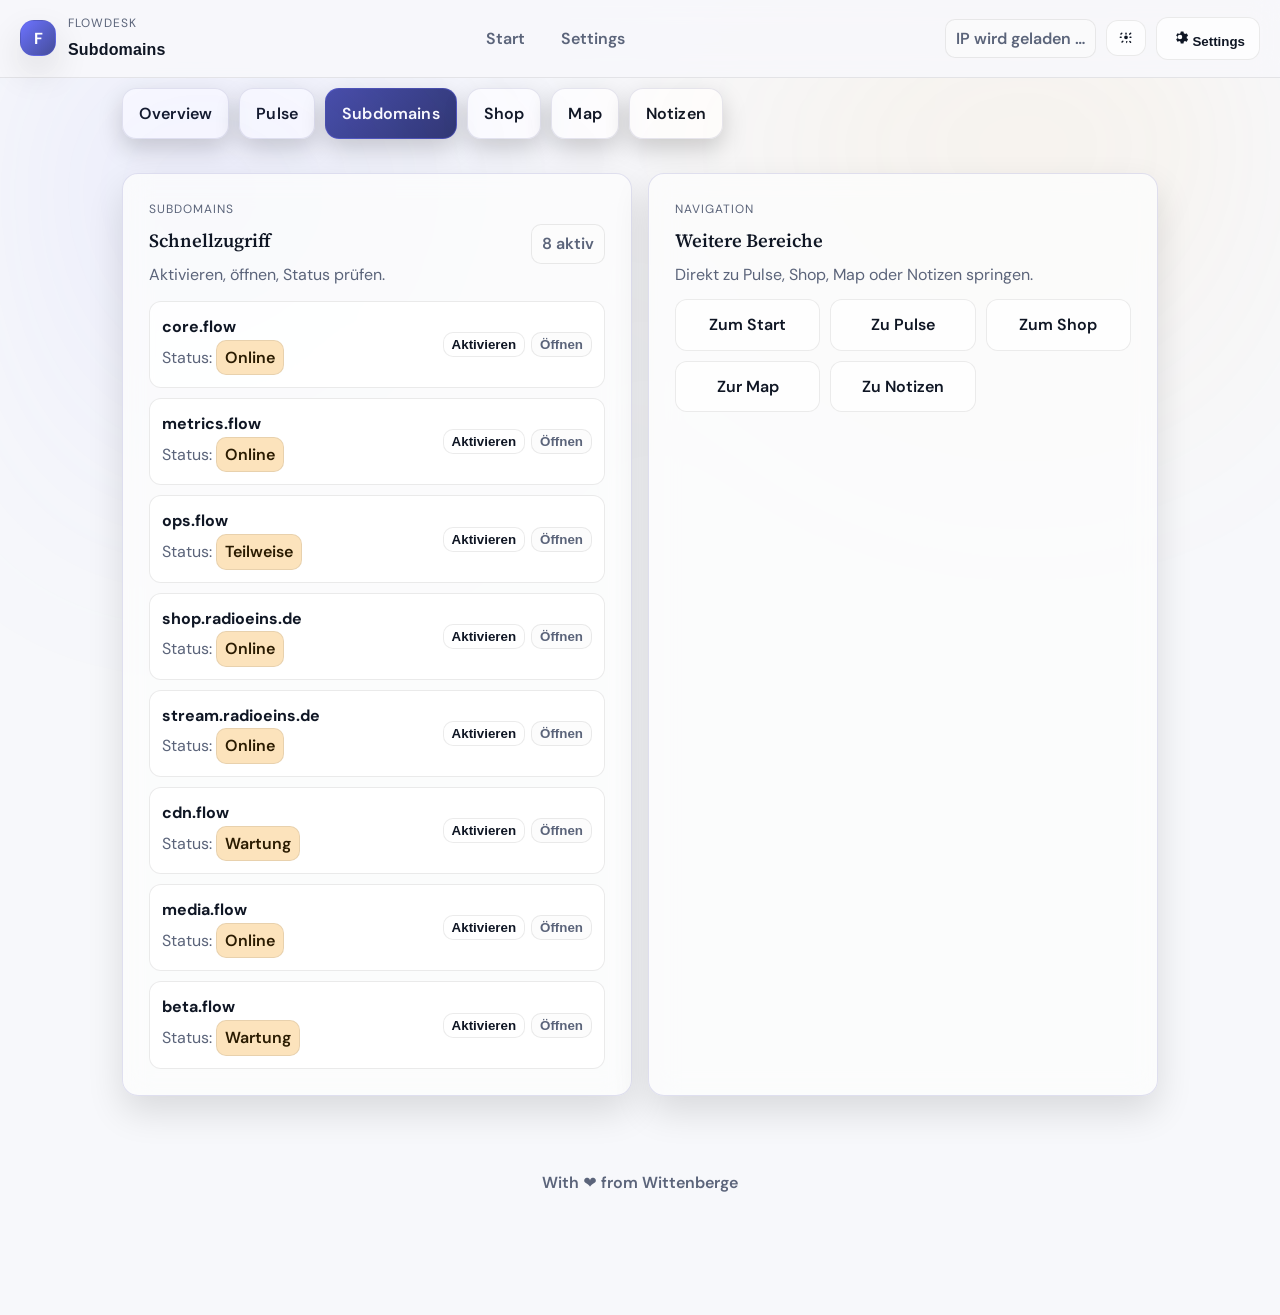
<file: subdomains.html>
<!DOCTYPE html>
<html lang="de">
  <head>
    <meta charset="UTF-8" />
    <meta name="viewport" content="width=device-width, initial-scale=1.0" />
    <title>Flowdesk – Subdomains</title>
    <link rel="preconnect" href="https://fonts.googleapis.com" />
    <link rel="preconnect" href="https://fonts.gstatic.com" crossorigin />
    <link
      href="https://fonts.googleapis.com/css2?family=DM+Sans:wght@400;500;600;700&family=Source+Serif+4:wght@600&display=swap"
      rel="stylesheet"
    />
    <link rel="stylesheet" href="styles.css" />
  </head>
  <body>
    <div class="background-glow"></div>
    <header class="topbar classic">
      <div class="brand classic">
        <div class="brand-icon">F</div>
        <div>
          <p class="eyebrow">Flowdesk</p>
          <strong class="brand-title">Subdomains</strong>
        </div>
      </div>
      <nav class="nav-links">
        <a href="./index.html">Start</a>
        <a href="https://christhscrde-blip.github.io/symmetrical-bassoon/settings">Settings</a>
      </nav>
      <div class="top-actions">
        <span class="chip subtle" id="ip-chip">IP wird geladen …</span>
        <button class="icon-btn" id="theme-toggle" aria-label="Theme wechseln">
          <svg class="icon-svg sun" viewBox="0 0 24 24" aria-hidden="true">
            <path
              d="M12 4.5a1 1 0 0 1 1 1v1.05a1 1 0 1 1-2 0V5.5a1 1 0 0 1 1-1Zm0 9a2.5 2.5 0 1 0 0-5 2.5 2.5 0 0 0 0 5Zm7.5-2.5a1 1 0 0 1-1 1h-1.05a1 1 0 1 1 0-2H18.5a1 1 0 0 1 1 1Zm-6.5 8a1 1 0 0 1-1-1v-1.05a1 1 0 1 1 2 0V17a1 1 0 0 1-1 1Zm-6.5-8a1 1 0 0 1-1 1H4.45a1 1 0 1 1 0-2H5.5a1 1 0 0 1 1 1Zm9.9-4.95 1.05-1.05a1 1 0 1 1 1.4 1.42l-1.04 1.03a1 1 0 1 1-1.41-1.4Zm2.45 10.9a1 1 0 0 1-1.4 1.41l-1.05-1.05a1 1 0 0 1 1.41-1.4l1.04 1.04ZM6.05 7.37a1 1 0 1 1-1.4-1.41l1.04-1.04a1 1 0 0 1 1.41 1.4L6.05 7.37Zm0 9.26 1.05-1.05a1 1 0 0 1 1.41 1.41l-1.04 1.04a1 1 0 1 1-1.42-1.4Z"
            />
          </svg>
          <svg class="icon-svg moon" viewBox="0 0 24 24" aria-hidden="true">
            <path d="M20 14.5A8.5 8.5 0 0 1 9.5 4 7.5 7.5 0 1 0 20 14.5Z" />
          </svg>
        </button>
        <button class="primary ghost" id="quick-settings">
          <svg class="icon-svg" viewBox="0 0 24 24" aria-hidden="true">
            <path
              d="M12 9a3 3 0 1 1 0 6 3 3 0 0 1 0-6Zm9 3.75a7.8 7.8 0 0 0-.06-.98l1.53-1.2a.5.5 0 0 0 .12-.63l-1.45-2.5a.5.5 0 0 0-.6-.22l-1.8.73a7.8 7.8 0 0 0-1.7-.98l-.27-1.9a.5.5 0 0 0-.5-.42h-2.9a.5.5 0 0 0-.5.42l-.27 1.9c-.6.23-1.17.54-1.7.9l-1.8-.76a.5.5 0 0 0-.6.22l-1.45 2.5a.5.5 0 0 0 .12.63l1.53 1.2a7.8 7.8 0 0 0 0 1.96l-1.53 1.2a.5.5 0 0 0-.12.63l1.45 2.5a.5.5 0 0 0 .6.22l1.8-.76c.53.36 1.1.67 1.7.9l.27 1.9a.5.5 0 0 0 .5.42h2.9a.5.5 0 0 0 .5-.42l.27-1.9c.6-.23 1.17-.54 1.7-.9l1.8.76a.5.5 0 0 0 .6-.22l1.45-2.5a.5.5 0 0 0-.12-.63l-1.53-1.2c.04-.32.06-.65.06-.98Z"
            />
          </svg>
          Settings
        </button>
      </div>
    </header>

    <nav class="pill-nav" role="tablist">
      <a class="pill" href="./index.html">Overview</a>
      <a class="pill" href="./pulse.html">Pulse</a>
      <a class="pill active" href="./subdomains.html">Subdomains</a>
      <a class="pill" href="./shop.html">Shop</a>
      <a class="pill" href="./map.html">Map</a>
      <a class="pill" href="./notes.html">Notizen</a>
    </nav>

    <main class="layout">
      <section class="grid two-col">
        <article class="card classic slide-in">
          <div class="section-header">
            <div>
              <p class="eyebrow">Subdomains</p>
              <h3>Schnellzugriff</h3>
              <p class="muted">Aktivieren, öffnen, Status prüfen.</p>
            </div>
            <span class="chip subtle" id="active-label">3 aktiv</span>
          </div>
          <div class="subdomain-list" id="subdomain-list"></div>
        </article>
        <article class="card classic slide-in">
          <div class="section-header">
            <div>
              <p class="eyebrow">Navigation</p>
              <h3>Weitere Bereiche</h3>
              <p class="muted">Direkt zu Pulse, Shop, Map oder Notizen springen.</p>
            </div>
          </div>
          <div class="shop-grid">
            <a class="shop-card" href="./index.html">Zum Start</a>
            <a class="shop-card" href="./pulse.html">Zu Pulse</a>
            <a class="shop-card" href="./shop.html">Zum Shop</a>
            <a class="shop-card" href="./map.html">Zur Map</a>
            <a class="shop-card" href="./notes.html">Zu Notizen</a>
          </div>
        </article>
      </section>
    </main>

    <footer class="footer">
      <p>With ❤️ from Wittenberge</p>
    </footer>
    <script src="script.js"></script>
  </body>
</html>
</file>
<file: styles.css>
:root {
  --bg: #0d1524;
  --card: rgba(255, 255, 255, 0.06);
  --text: #e9edf5;
  --muted: #a4aec4;
  --border: rgba(255, 255, 255, 0.12);
  --accent: #6c72ff;
  --accent-strong: #f5a524;
  --shadow: 0 20px 60px rgba(0, 0, 0, 0.32);
  --classic: rgba(255, 255, 255, 0.08);
  color-scheme: dark;
}

:root[data-theme='light'] {
  --bg: #f7f8fb;
  --card: rgba(255, 255, 255, 0.96);
  --text: #0f1624;
  --muted: #5b647a;
  --border: rgba(0, 0, 0, 0.08);
  --shadow: 0 16px 36px rgba(0, 0, 0, 0.12);
  --classic: rgba(15, 22, 41, 0.04);
  color-scheme: light;
}

*,
*::before,
*::after {
  box-sizing: border-box;
}

body {
  margin: 0;
  font-family: 'DM Sans', system-ui, -apple-system, sans-serif;
  background: var(--bg);
  color: var(--text);
  min-height: 100vh;
  line-height: 1.6;
  transition: background 280ms ease, color 280ms ease;
  padding-bottom: 64px;
}

.background-glow {
  position: fixed;
  inset: 0;
  pointer-events: none;
  background: radial-gradient(circle at 15% 20%, rgba(108, 114, 255, 0.18), transparent 35%),
    radial-gradient(circle at 80% 10%, rgba(245, 165, 36, 0.16), transparent 35%);
  filter: blur(90px);
  opacity: 0.5;
  z-index: 0;
}

.topbar {
  position: sticky;
  top: 0;
  z-index: 3;
  display: flex;
  align-items: center;
  justify-content: space-between;
  flex-wrap: wrap;
  gap: 10px;
  padding: 14px 20px;
  backdrop-filter: blur(14px);
  background: color-mix(in srgb, var(--bg) 88%, transparent);
  border-bottom: 1px solid var(--border);
}

.brand {
  display: flex;
  gap: 12px;
  align-items: center;
}

.brand-icon {
  width: 36px;
  height: 36px;
  display: grid;
  place-items: center;
  background: linear-gradient(135deg, var(--accent), color-mix(in srgb, var(--accent) 50%, #1f2937));
  color: #fff;
  border-radius: 10px;
  box-shadow: var(--shadow);
  font-weight: 700;
}

.brand.classic .brand-icon {
  border-radius: 14px;
  border: 1px solid color-mix(in srgb, var(--accent) 30%, var(--border));
}

.brand-title {
  font-family: 'Playfair Display', 'Inter', sans-serif;
  letter-spacing: 0.01em;
}

.nav-links {
  display: flex;
  gap: 12px;
  align-items: center;
}

.nav-links a {
  color: var(--muted);
  text-decoration: none;
  padding: 8px 12px;
  border-radius: 12px;
  transition: color 160ms ease, background 180ms ease;
  font-weight: 600;
}

.nav-links a:hover,
.nav-links a.active {
  color: var(--text);
  background: color-mix(in srgb, var(--card) 90%, transparent);
}

.top-actions {
  display: flex;
  gap: 10px;
  align-items: center;
  flex-wrap: wrap;
}

.pill-nav {
  display: flex;
  flex-wrap: wrap;
  gap: 10px;
  max-width: 1100px;
  margin: 10px auto 0;
  padding: 0 clamp(14px, 4vw, 32px);
}

.pill {
  text-align: center;
  padding: 12px 16px;
  border-radius: 14px;
  border: 1px solid color-mix(in srgb, var(--border) 80%, var(--accent) 5%);
  background: color-mix(in srgb, var(--card) 85%, transparent);
  color: var(--text);
  text-decoration: none;
  font-weight: 600;
  letter-spacing: 0.01em;
  transition: transform 140ms ease, background 200ms ease, border-color 200ms ease, box-shadow 220ms ease;
  cursor: pointer;
  box-shadow: 0 10px 24px rgba(0, 0, 0, 0.18);
}

.pill:hover {
  transform: translateY(-1px);
  border-color: color-mix(in srgb, var(--accent) 20%, var(--border));
}

.pill.active {
  background: linear-gradient(135deg, color-mix(in srgb, var(--accent) 55%, #1a1f3c), color-mix(in srgb, var(--accent) 35%, #0f1624));
  color: #fff;
  border-color: color-mix(in srgb, var(--accent) 40%, var(--border));
}

.layout {
  position: relative;
  z-index: 1;
  max-width: 1100px;
  margin: 0 auto;
  padding: 20px clamp(14px, 4vw, 32px);
}

.card {
  background: var(--card);
  border: 1px solid var(--border);
  border-radius: 16px;
  padding: clamp(16px, 3vw, 26px);
  box-shadow: var(--shadow);
  backdrop-filter: blur(14px);
  transition: transform 160ms ease, border-color 160ms ease, background 200ms ease, box-shadow 200ms ease;
}

.card:hover {
  transform: translateY(-2px);
  border-color: color-mix(in srgb, var(--accent) 30%, var(--border));
  box-shadow: 0 12px 26px color-mix(in srgb, var(--accent) 20%, transparent);
}

.card.classic {
  background: color-mix(in srgb, var(--card) 80%, var(--classic));
  border-color: color-mix(in srgb, var(--border) 70%, var(--accent) 10%);
}

.hero {
  display: grid;
  gap: 24px;
  grid-template-columns: repeat(auto-fit, minmax(280px, 1fr));
  align-items: center;
  margin-bottom: 20px;
}

.hero h1,
h2,
h3 {
  font-family: 'Source Serif 4', 'DM Sans', serif;
}

h2,
h3 {
  font-weight: 600;
}

.hero h1 {
  margin: 8px 0;
  font-size: clamp(26px, 4vw, 36px);
  font-family: 'Source Serif 4', 'DM Sans', serif;
  letter-spacing: 0.01em;
}

.muted {
  color: var(--muted);
  margin: 0;
}

.eyebrow {
  text-transform: uppercase;
  letter-spacing: 0.08em;
  font-size: 12px;
  color: var(--muted);
  margin: 0 0 4px;
}

.hero-actions {
  display: flex;
  gap: 10px;
  flex-wrap: wrap;
  margin-top: 14px;
}

.primary,
.ghost {
  border: 1px solid var(--border);
  padding: 10px 14px;
  border-radius: 12px;
  background: color-mix(in srgb, var(--accent) 80%, transparent);
  color: #fff;
  cursor: pointer;
  font-weight: 600;
  transition: transform 120ms ease, box-shadow 200ms ease, background 200ms ease;
}

.primary:hover {
  transform: translateY(-1px);
  box-shadow: 0 10px 26px color-mix(in srgb, var(--accent) 45%, transparent);
}

.ghost {
  background: transparent;
  color: var(--text);
}

.ghost:hover {
  background: var(--card);
}

.primary.ghost {
  color: var(--text);
  background: color-mix(in srgb, var(--card) 85%, transparent);
}

.icon-btn {
  border: 1px solid var(--border);
  background: color-mix(in srgb, var(--card) 85%, transparent);
  border-radius: 12px;
  padding: 8px 10px;
  display: inline-flex;
  align-items: center;
  gap: 6px;
  cursor: pointer;
  color: var(--text);
}

.icon-svg {
  width: 18px;
  height: 18px;
  fill: currentColor;
}

.icon-svg.moon {
  display: none;
}

[data-theme='dark'] .icon-svg {
  display: none;
}

[data-theme='dark'] .icon-svg.moon {
  display: inline-block;
}

.grid {
  display: grid;
  grid-template-columns: repeat(auto-fit, minmax(240px, 1fr));
  gap: 16px;
  margin: 14px 0;
}

.grid.two-col {
  grid-template-columns: repeat(auto-fit, minmax(320px, 1fr));
}

.grid.three-col {
  grid-template-columns: repeat(auto-fit, minmax(280px, 1fr));
}

.pill-row {
  display: flex;
  gap: 8px;
  flex-wrap: wrap;
  margin-top: 10px;
}

.chip {
  display: inline-flex;
  align-items: center;
  gap: 6px;
  padding: 6px 10px;
  border-radius: 10px;
  background: color-mix(in srgb, var(--card) 70%, transparent);
  border: 1px solid var(--border);
  color: var(--text);
  font-weight: 600;
}

.chip.success {
  background: color-mix(in srgb, #10b981 25%, var(--card));
  color: #0b5d3e;
}

[data-theme='dark'] .chip.success,
[data-theme='dark'] .chip.status {
  background: color-mix(in srgb, var(--accent-strong) 35%, var(--card));
  color: #2b1a01;
}

.chip.status {
  background: color-mix(in srgb, var(--accent-strong) 30%, var(--card));
  color: #2a1b01;
}

.chip.subtle {
  background: color-mix(in srgb, var(--card) 70%, var(--classic));
  color: var(--muted);
}

.avatars {
  display: flex;
  gap: 6px;
  margin-top: 12px;
}

.avatar {
  width: 32px;
  height: 32px;
  display: grid;
  place-items: center;
  border-radius: 50%;
  background: color-mix(in srgb, var(--accent) 70%, #111827);
  color: #fff;
  font-weight: 700;
}

.muted-avatar {
  background: var(--card);
  color: var(--muted);
}

.highlight {
  border-color: color-mix(in srgb, var(--accent) 55%, var(--border));
  background: color-mix(in srgb, var(--accent) 8%, var(--card));
}

.mini-metrics {
  display: grid;
  grid-template-columns: repeat(auto-fit, minmax(140px, 1fr));
  gap: 12px;
  margin-top: 14px;
}

.hero-visual {
  position: relative;
  display: grid;
  place-items: center;
}

.orb {
  width: 240px;
  height: 240px;
  border-radius: 50%;
  background: radial-gradient(circle at 30% 30%, rgba(124, 58, 237, 0.35), transparent 70%),
    radial-gradient(circle at 70% 60%, rgba(37, 99, 235, 0.32), transparent 60%);
  filter: blur(12px);
  animation: float 6s ease-in-out infinite;
}

.glass-panel {
  position: absolute;
  inset: 16% 6%;
  background: color-mix(in srgb, var(--card) 90%, transparent);
  border-radius: 16px;
  padding: 14px;
  border: 1px solid var(--border);
  box-shadow: var(--shadow);
}

.glass-panel.classic {
  inset: auto;
  position: relative;
  background: color-mix(in srgb, var(--card) 80%, var(--classic));
}

.panel-heading {
  display: flex;
  justify-content: space-between;
  align-items: center;
  margin-bottom: 12px;
}

.graph {
  display: grid;
  grid-template-columns: repeat(5, 1fr);
  gap: 8px;
  height: 120px;
  align-items: end;
  margin-bottom: 10px;
}

.bar {
  background: linear-gradient(180deg, color-mix(in srgb, var(--accent) 70%, #3b82f6), #0f172a);
  border-radius: 10px 10px 6px 6px;
  animation: pulse 2.4s ease-in-out infinite;
}

.graph.tight {
  height: 90px;
}

.grid.settings-grid .card {
  min-height: 180px;
}

.toggle-row,
.accent-row {
  display: flex;
  align-items: center;
  justify-content: space-between;
  gap: 12px;
  margin-top: 14px;
}

.accent-row {
  flex-wrap: wrap;
  justify-content: flex-start;
}

.chip.accent {
  cursor: pointer;
  border: 1px solid transparent;
  transition: border-color 150ms ease, transform 120ms ease;
}

.chip.accent:hover {
  transform: translateY(-1px);
  border-color: color-mix(in srgb, var(--accent) 60%, var(--border));
}

.switch {
  position: relative;
  display: inline-block;
  width: 48px;
  height: 26px;
}

.switch input {
  opacity: 0;
  width: 0;
  height: 0;
}

.slider {
  position: absolute;
  cursor: pointer;
  inset: 0;
  background: color-mix(in srgb, var(--muted) 25%, var(--card));
  transition: 180ms;
  border-radius: 32px;
  border: 1px solid var(--border);
}

.slider:before {
  position: absolute;
  content: '';
  height: 18px;
  width: 18px;
  left: 4px;
  bottom: 3px;
  background: #fff;
  border-radius: 50%;
  transition: 180ms;
  box-shadow: 0 6px 16px rgba(0, 0, 0, 0.25);
}

input:checked + .slider {
  background: color-mix(in srgb, var(--accent) 70%, transparent);
}

input:checked + .slider:before {
  transform: translateX(20px);
}

.section-header {
  display: flex;
  justify-content: space-between;
  gap: 12px;
  align-items: center;
  flex-wrap: wrap;
}

.actions-grid {
  display: grid;
  grid-template-columns: repeat(auto-fit, minmax(220px, 1fr));
  gap: 10px;
  margin-top: 12px;
}

.actions-grid.tight {
  gap: 8px;
}

.action-btn {
  display: grid;
  grid-template-columns: auto 1fr;
  gap: 10px;
  align-items: center;
  width: 100%;
  border: 1px solid var(--border);
  background: color-mix(in srgb, var(--card) 80%, transparent);
  color: var(--text);
  border-radius: 12px;
  padding: 12px;
  cursor: pointer;
  font-weight: 600;
  text-align: left;
  transition: border-color 160ms ease, transform 120ms ease, background 160ms ease;
}

.action-btn:hover {
  border-color: color-mix(in srgb, var(--accent) 45%, var(--border));
  transform: translateY(-1px);
}

.small {
  font-size: 12px;
}

.card.slim {
  margin-bottom: 14px;
}

.classic-pane {
  display: grid;
  place-items: center;
}

.stats {
  inset: auto;
  position: relative;
  width: min(320px, 100%);
}

.stat-row {
  display: flex;
  justify-content: space-between;
  margin: 8px 0;
  color: var(--muted);
}

.stat-row strong {
  color: var(--text);
}

.hero .glass-panel {
  inset: 22% 4%;
}

.hero .glass-panel.stats {
  inset: auto;
}

.chip.active-accent {
  border-color: var(--accent);
  box-shadow: 0 0 0 2px color-mix(in srgb, var(--accent) 18%, transparent);
}

.section-header .ghost {
  border-color: var(--border);
}

.grid .card h3 {
  margin: 6px 0;
}

.grid .card p {
  margin: 0;
}

.hero-visual .glass-panel p {
  margin: 0;
}

.subdomain-list {
  display: grid;
  gap: 10px;
  margin-top: 14px;
}

.subdomain-item {
  display: grid;
  grid-template-columns: 1fr auto;
  gap: 10px;
  align-items: center;
  padding: 12px;
  border: 1px solid var(--border);
  border-radius: 12px;
  background: color-mix(in srgb, var(--card) 75%, transparent);
}

.subdomain-item .actions {
  display: flex;
  gap: 6px;
}

.subdomain-item strong {
  font-size: 16px;
}

.subdomain-item p {
  margin: 2px 0 0;
  color: var(--muted);
}

.subdomain-item .chip {
  padding: 4px 8px;
}

.stats-grid {
  display: grid;
  grid-template-columns: repeat(auto-fit, minmax(200px, 1fr));
  gap: 12px;
  margin: 12px 0;
}

.stat-block {
  border: 1px solid var(--border);
  border-radius: 12px;
  padding: 10px;
  background: color-mix(in srgb, var(--card) 75%, var(--classic));
}

.dial input {
  width: 100%;
}

.switch-row {
  display: flex;
  justify-content: space-between;
  align-items: center;
  width: 100%;
  gap: 8px;
  padding: 6px 0;
}

.fidget-grid {
  display: grid;
  grid-template-columns: repeat(auto-fit, minmax(160px, 1fr));
  gap: 8px;
  margin-top: 10px;
}

.status-list {
  list-style: none;
  padding: 0;
  margin: 8px 0 0;
  display: grid;
  gap: 8px;
}

.status-list li {
  display: flex;
  justify-content: space-between;
  border: 1px solid var(--border);
  padding: 10px;
  border-radius: 12px;
  background: color-mix(in srgb, var(--card) 70%, transparent);
}

.fidget-row {
  display: flex;
  gap: 8px;
  flex-wrap: wrap;
  margin-top: 10px;
}

.toggle-row.padded {
  margin-top: 8px;
  padding-top: 8px;
  border-top: 1px dashed var(--border);
}

.shop-grid {
  display: grid;
  grid-template-columns: repeat(auto-fit, minmax(140px, 1fr));
  gap: 10px;
  margin: 12px 0;
}

.shop-card {
  display: block;
  text-align: center;
  padding: 12px;
  border-radius: 12px;
  border: 1px solid var(--border);
  background: color-mix(in srgb, var(--card) 80%, transparent);
  color: var(--text);
  text-decoration: none;
  font-weight: 600;
}

.shop-feature {
  border: 1px solid var(--border);
  border-radius: 14px;
  padding: 14px;
  background: color-mix(in srgb, var(--card) 80%, var(--classic));
  display: grid;
  gap: 6px;
}

.shop-link {
  display: inline-block;
  text-decoration: none;
  color: #fff;
  border-radius: 12px;
  padding: 10px 12px;
  border: 1px solid color-mix(in srgb, var(--accent-strong) 50%, var(--border));
  background: linear-gradient(135deg, var(--accent-strong), color-mix(in srgb, var(--accent) 60%, var(--accent-strong)));
}

input[type='range'] {
  accent-color: var(--accent);
}

.slide-in {
  animation: slide-in 420ms ease 1;
}

.map-frame {
  border: 1px solid var(--border);
  border-radius: 12px;
  overflow: hidden;
  height: 260px;
  box-shadow: var(--shadow);
  background: color-mix(in srgb, var(--card) 80%, var(--classic));
}

.map-frame iframe {
  width: 100%;
  height: 100%;
  border: 0;
}

.notes-form {
  display: grid;
  gap: 10px;
}

.notes-form label {
  display: grid;
  gap: 6px;
  font-weight: 600;
  color: var(--text);
}

.notes-form input,
.notes-form textarea {
  border: 1px solid var(--border);
  border-radius: 10px;
  padding: 10px;
  background: color-mix(in srgb, var(--card) 80%, transparent);
  color: var(--text);
  font-family: 'DM Sans', system-ui, sans-serif;
}

.notes-actions {
  display: flex;
  align-items: center;
  gap: 12px;
  flex-wrap: wrap;
}

.footer {
  text-align: center;
  padding: 24px 16px 40px;
  color: var(--muted);
  font-weight: 600;
}

@keyframes slide-in {
  from {
    transform: translateY(12px);
    opacity: 0;
  }
  to {
    transform: translateY(0);
    opacity: 1;
  }
}

@keyframes float {
  0%,
  100% {
    transform: translateY(0);
  }
  50% {
    transform: translateY(-8px);
  }
}

@keyframes pulse {
  0%,
  100% {
    opacity: 0.6;
  }
  50% {
    opacity: 1;
  }
}

@media (max-width: 720px) {
  .topbar {
    flex-wrap: wrap;
    gap: 10px;
  }

  .hero-visual .glass-panel {
    position: relative;
    inset: 0;
    margin-top: 10px;
  }
}
</file>
